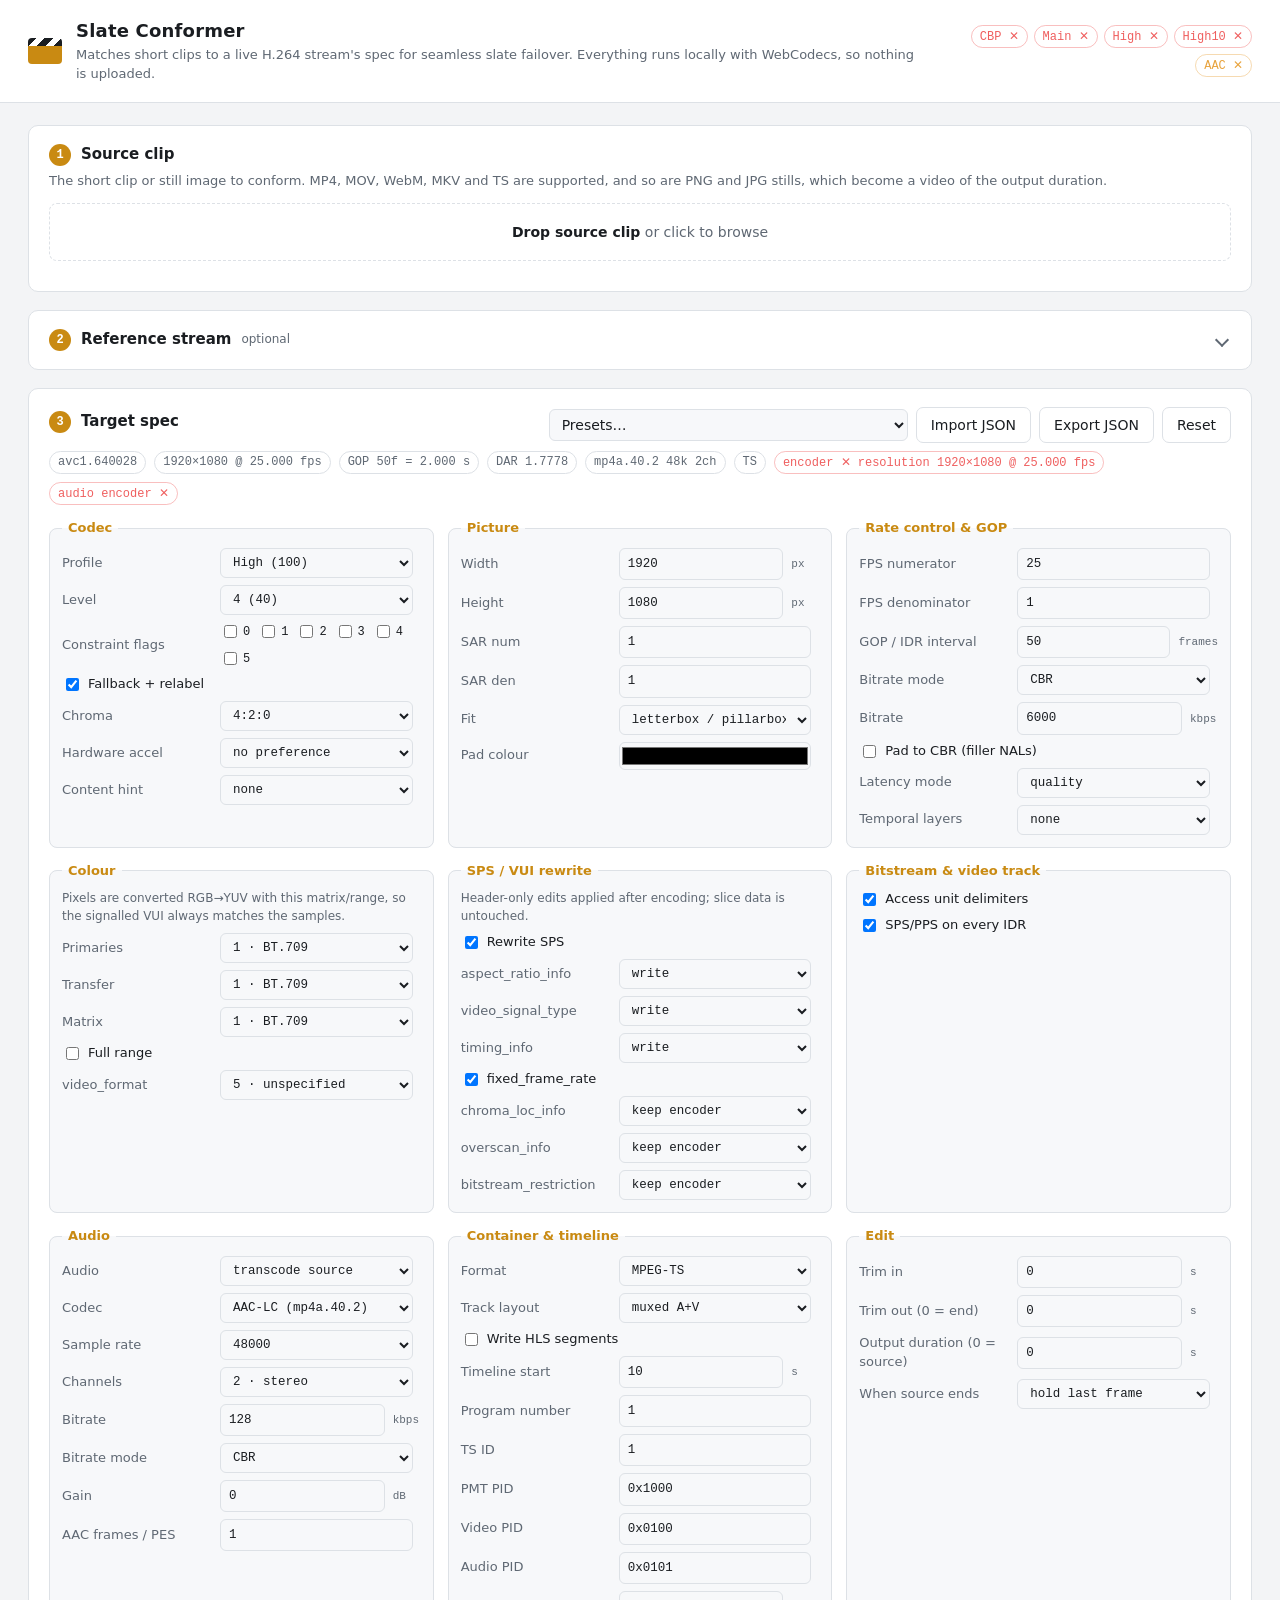
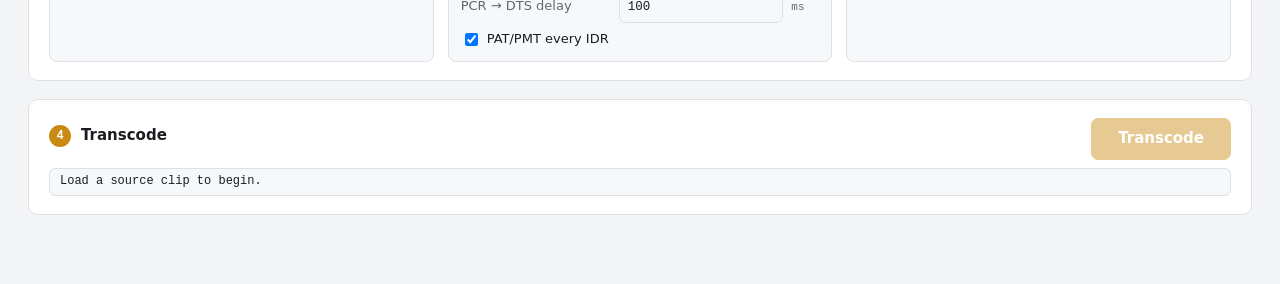
<file: converter/index.html>
<!doctype html>
<html lang="en">
  <head>
    <meta charset="UTF-8" />
    <meta name="viewport" content="width=device-width, initial-scale=1.0" />
    <title>Slate Conformer</title>
    <link rel="icon" href="data:image/svg+xml,%3Csvg xmlns='http://www.w3.org/2000/svg' viewBox='0 0 32 32'%3E%3Crect x='3' y='9' width='26' height='18' rx='2' fill='%23f2b33d'/%3E%3Cpath d='M3 9l4-6h6l-4 6zm8 0l4-6h6l-4 6zm8 0l4-6h6l-4 6z' fill='%23222'/%3E%3C/svg%3E" />
    <script type="module" crossorigin src="./assets/index-CfYYY0Ox.js"></script>
    <link rel="stylesheet" crossorigin href="./assets/index-vv1qW-Nq.css">
  </head>
  <body>
    <header class="top">
      <div class="brand">
        <span class="logo" aria-hidden="true"></span>
        <div>
          <h1>Slate Conformer</h1>
          <p>Matches short clips to a live H.264 stream's spec for seamless slate failover. Everything runs locally with WebCodecs, so nothing is uploaded.</p>
        </div>
      </div>
      <div id="caps" class="caps"></div>
    </header>

    <main>
      <section class="card" id="src-card">
        <h2><span class="step">1</span> Source clip</h2>
        <p class="hint">The short clip or still image to conform. MP4, MOV, WebM, MKV and TS are supported, and so are PNG and JPG stills, which become a video of the output duration.</p>
        <div class="drop" id="src-drop" tabindex="0">
          <input type="file" id="src-file" accept="video/*,image/*,.ts,.m2ts,.mkv,.mov" hidden />
          <div id="src-label"><strong>Drop source clip</strong> or click to browse</div>
        </div>
        <video id="src-video" controls muted playsinline hidden></video>
        <div id="src-info" class="probe"></div>
      </section>

      <details class="card collapsible" id="ref-card">
        <summary><h2><span class="step">2</span> Reference stream <small>optional</small></h2></summary>
        <div class="collapsible-body">
          <p class="hint">Load a sample of the in-flight stream: an HLS URL (master or media playlist), an MP4 or TS URL, or a local segment or file. Its parameters can then be copied into the target spec.</p>
          <div class="url-row">
            <input id="ref-url" type="url" placeholder="https://…/master.m3u8" spellcheck="false" />
            <button id="ref-load" class="btn">Load</button>
          </div>
          <div id="ref-variants" class="variants" hidden></div>
          <div class="drop" id="ref-drop" tabindex="0">
            <input type="file" id="ref-file" hidden />
            <strong>Drop a reference file</strong> or click to browse <span>(.mp4 · .m4s · .ts · init+segment)</span>
          </div>
          <div id="ref-info" class="probe"></div>
          <div class="actions" id="ref-actions" hidden>
            <button id="ref-apply" class="btn primary">Apply reference → target spec</button>
          </div>
        </div>
      </details>

      <section class="card" id="spec-card">
        <div class="card-head">
          <h2><span class="step">3</span> Target spec</h2>
          <div class="toolbar">
            <select id="preset"><option value="">Presets…</option></select>
            <button id="spec-import" class="btn ghost">Import JSON</button>
            <button id="spec-export" class="btn ghost">Export JSON</button>
            <button id="spec-reset" class="btn ghost">Reset</button>
            <input type="file" id="spec-file" accept="application/json,.json" hidden />
          </div>
        </div>
        <div class="summary" id="summary"></div>
        <form id="spec-form" class="spec-form" onsubmit="return false"></form>
      </section>

      <section class="card" id="run-card">
        <div class="card-head">
          <h2><span class="step">4</span> Transcode</h2>
          <div class="toolbar">
            <button id="run" class="btn primary big" disabled>Transcode</button>
            <button id="cancel" class="btn ghost" hidden>Cancel</button>
          </div>
        </div>
        <div class="progress"><div id="bar"></div><span id="phase">Load a source clip to begin.</span></div>
        <ol id="log" class="log"></ol>
      </section>

      <section class="card" id="out-card" hidden>
        <h2><span class="step">5</span> Output &amp; verification</h2>
        <div class="row two out">
          <div>
            <ul id="files" class="files"></ul>
            <button id="dl-all" class="btn">Download all</button>
            <video id="out-video" controls playsinline hidden></video>
            <p id="out-note" class="hint"></p>
          </div>
          <div>
            <div class="verify-head">
              <h3>Re-probed output</h3>
              <label class="inline"><input type="checkbox" id="only-diff" /> only differences</label>
            </div>
            <div id="verdict" class="verdict"></div>
            <table id="verify" class="verify"></table>
          </div>
        </div>
      </section>
    </main>
  </body>
</html>
</file>
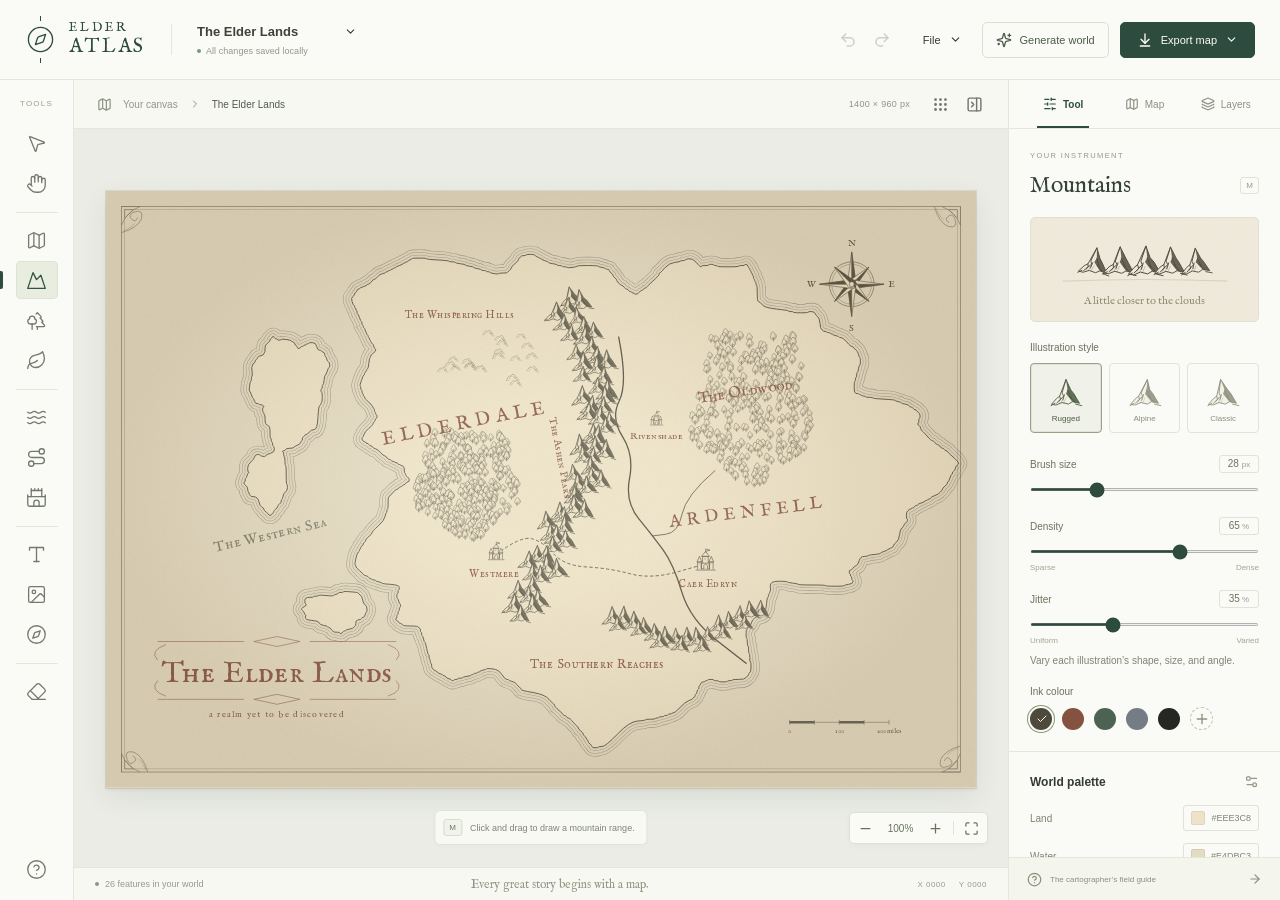
<file: map-gen/index.html>
<!doctype html>
<html lang="en">
  <head>
    <meta charset="UTF-8" />
    <meta name="viewport" content="width=device-width, initial-scale=1.0" />
    <meta name="theme-color" content="#243f37" />
    <meta
      name="description"
      content="An illustrated world, imagined by you. Draw coastlines, raise mountains, and chart your own fantasy map with Elder Atlas."
    />
    <title>Elder Atlas — A world of your own</title>
    <script type="module" crossorigin src="/map-gen/assets/index-MU0ZiNxI.js"></script>
    <link rel="stylesheet" crossorigin href="/map-gen/assets/index-Dn-l6yk2.css">
  </head>
  <body>
    <div id="root"></div>
  </body>
</html>
</file>
<file: converter/assets/index-vv1qW-Nq.css>
:root{--bg:#0f1114;--panel:#171a1f;--panel-2:#1d2128;--line:#2a3039;--text:#e6e8eb;--muted:#8b939f;--accent:#f2b33d;--accent-ink:#1b1406;--ok:#4cc38a;--bad:#ef5f5f;--warn:#e8a33d;--info:#6ea8fe;--mono:ui-monospace, "SF Mono", "JetBrains Mono", Menlo, Consolas, monospace;--sans:system-ui, -apple-system, "Segoe UI", Roboto, sans-serif;--lightningcss-light: ;--lightningcss-dark:initial;color-scheme:dark}@media (prefers-color-scheme:light){:root{--bg:#f3f4f6;--panel:#fff;--panel-2:#f7f8fa;--line:#dde1e6;--text:#1a1d21;--muted:#5f6873;--accent:#c98a12;--accent-ink:#fff;--lightningcss-light:initial;--lightningcss-dark: ;color-scheme:light}}*{box-sizing:border-box}body{background:var(--bg);color:var(--text);font:14px/1.45 var(--sans);margin:0}h1,h2,h3{margin:0;font-weight:600}button,input,select{font:inherit;color:inherit}.top{border-bottom:1px solid var(--line);background:var(--panel);z-index:5;justify-content:space-between;align-items:center;gap:16px;padding:18px 28px;display:flex;position:sticky;top:0}.brand{align-items:center;gap:14px;display:flex}.brand h1{letter-spacing:.2px;font-size:18px}.brand p{color:var(--muted);margin:2px 0 0;font-size:13px}.logo{background:repeating-linear-gradient(-45deg, var(--text) 0 6px, transparent 6px 12px) top/100% 8px no-repeat, linear-gradient(var(--accent), var(--accent)) bottom/100% 18px no-repeat;border-radius:4px;flex:none;width:34px;height:26px}.caps{flex-wrap:wrap;justify-content:flex-end;gap:6px;display:flex}.chip{font:12px var(--mono);border:1px solid var(--line);color:var(--muted);white-space:nowrap;border-radius:999px;padding:3px 8px}.chip.ok{color:var(--ok);border-color:color-mix(in srgb, var(--ok) 40%, transparent)}.chip.bad{color:var(--bad);border-color:color-mix(in srgb, var(--bad) 40%, transparent)}.chip.warn{color:var(--warn);border-color:color-mix(in srgb, var(--warn) 40%, transparent)}main{gap:18px;max-width:1480px;margin:0 auto;padding:22px 28px 60px;display:grid}.row.two{grid-template-columns:1fr 1fr;gap:18px;display:grid}@media (width<=980px){.row.two{grid-template-columns:1fr}main,.top{padding-left:16px;padding-right:16px}}.card{background:var(--panel);border:1px solid var(--line);border-radius:10px;min-width:0;padding:18px 20px}.card h2{align-items:center;gap:10px;margin-bottom:6px;font-size:15px;display:flex}.card h2 small{color:var(--muted);font-size:12px;font-weight:400}.card-head{flex-wrap:wrap;justify-content:space-between;align-items:center;gap:12px;margin-bottom:8px;display:flex}.collapsible>summary{cursor:pointer;justify-content:space-between;align-items:center;gap:12px;list-style:none;display:flex}.collapsible>summary::-webkit-details-marker{display:none}.collapsible>summary h2{margin:0}.collapsible>summary:after{content:"";border-right:2px solid var(--muted);border-bottom:2px solid var(--muted);flex:none;width:8px;height:8px;margin-right:4px;transition:transform .15s;transform:rotate(45deg)}.collapsible[open]>summary:after{transform:rotate(-135deg)}.collapsible>summary:hover:after{border-color:var(--text)}.collapsible>summary:focus-visible{outline:2px solid color-mix(in srgb, var(--accent) 60%, transparent);outline-offset:4px;border-radius:4px}.collapsible-body{margin-top:10px}.step{background:var(--accent);width:22px;height:22px;color:var(--accent-ink);font:600 12px var(--mono);border-radius:50%;place-items:center;display:inline-grid}.hint{color:var(--muted);margin:0 0 12px;font-size:13px}.toolbar{flex-wrap:wrap;align-items:center;gap:8px;display:flex}.btn{border:1px solid var(--line);background:var(--panel-2);cursor:pointer;border-radius:7px;padding:7px 14px}.btn:hover:not(:disabled){border-color:var(--muted)}.btn:disabled{opacity:.45;cursor:not-allowed}.btn.primary{background:var(--accent);color:var(--accent-ink);border-color:var(--accent);font-weight:600}.btn.ghost{background:0 0}.btn.big{padding:9px 26px;font-size:15px}select,input[type=text],input[type=number],input[type=url]{background:var(--panel-2);border:1px solid var(--line);border-radius:6px;min-width:0;padding:6px 8px}input:focus,select:focus,.drop:focus{outline:2px solid color-mix(in srgb, var(--accent) 60%, transparent);outline-offset:1px}.url-row{gap:8px;margin-bottom:10px;display:flex}.url-row input{font-family:var(--mono);flex:1;font-size:13px}.drop{border:1.5px dashed var(--line);text-align:center;color:var(--muted);cursor:pointer;border-radius:8px;padding:18px;transition:border-color .15s,background .15s}.drop strong{color:var(--text)}.drop span{margin-top:2px;font-size:12px;display:block}.drop.over{border-color:var(--accent);background:color-mix(in srgb, var(--accent) 8%, transparent)}.drop.loaded{text-align:left;padding:10px}video{background:#000;border-radius:6px;width:100%;max-height:280px;margin-top:12px}#src-video{max-width:640px}#src-video:not([hidden]){display:block}.variants{gap:6px;margin-bottom:10px;display:grid}.variants button{text-align:left;font-family:var(--mono);font-size:12px}.probe{margin-top:12px}.probe .ptitle{font-family:var(--mono);color:var(--muted);word-break:break-all;margin-bottom:6px;font-size:12px}.kv{background:var(--line);border:1px solid var(--line);border-radius:6px;grid-template-columns:repeat(auto-fill,minmax(210px,1fr));gap:1px;display:grid;overflow:hidden}.kv div{background:var(--panel-2);justify-content:space-between;gap:8px;padding:5px 8px;font-size:12px;display:flex}.kv span:first-child{color:var(--muted)}.kv span:last-child{font-family:var(--mono);text-align:right;word-break:break-all}.gop{font:11px/1.3 var(--mono);color:var(--muted);word-break:break-all;max-height:3.9em;margin-top:8px;overflow:hidden}.gop b{color:var(--accent);font-weight:600}.gop i{color:var(--info);font-style:normal}.actions{margin-top:12px}.applied{color:var(--ok);margin-top:8px;font-size:12px}.summary{flex-wrap:wrap;gap:8px;margin:4px 0 14px;display:flex}.summary .chip{font-size:12px}.spec-form{grid-template-columns:repeat(auto-fill,minmax(330px,1fr));gap:14px;display:grid}.sec{border:1px solid var(--line);background:var(--panel-2);border-radius:8px;min-width:0;margin:0;padding:10px 12px 12px}.sec legend{color:var(--accent);padding:0 6px;font-size:13px;font-weight:600}.sec-note{color:var(--muted);margin:0 0 8px;font-size:12px}.fields{gap:7px;display:grid}.field{grid-template-columns:150px 1fr auto;align-items:center;gap:8px;font-size:13px;display:grid}.field[hidden]{display:none}.field .fl{color:var(--muted)}.field .unit{color:var(--muted);font:11px var(--mono);min-width:28px}.field input,.field select{width:100%;font-family:var(--mono);font-size:12.5px}.field input[type=color]{border:1px solid var(--line);background:0 0;border-radius:6px;height:28px;padding:0}.field.inline{cursor:pointer;grid-template-columns:auto 1fr;justify-content:start}.field.inline .fl{color:var(--text)}.field.inline input{width:auto}.flags{font:12px var(--mono);flex-wrap:wrap;gap:8px;display:flex}.flags label{cursor:pointer;align-items:center;gap:3px;display:flex}.inline{cursor:pointer;align-items:center;gap:6px;display:inline-flex}.progress{background:var(--panel-2);border:1px solid var(--line);border-radius:6px;height:28px;position:relative;overflow:hidden}.progress #bar{background:color-mix(in srgb, var(--accent) 35%, transparent);width:0;transition:width .1s;position:absolute;inset:0 auto 0 0}.progress span{line-height:26px;font:12px var(--mono);padding:0 10px;position:relative}.log{background:var(--panel-2);border:1px solid var(--line);max-height:240px;font:12px/1.5 var(--mono);border-radius:6px;margin:10px 0 0;padding:8px 10px;list-style:none;overflow:auto}.log:empty{display:none}.log li{white-space:pre-wrap;word-break:break-word}.log .warn{color:var(--warn)}.log .error{color:var(--bad)}.log .ok{color:var(--ok)}.log time{color:var(--muted);margin-right:8px}.files{gap:4px;max-height:260px;margin:0 0 10px;padding:0;list-style:none;display:grid;overflow:auto}.files li{background:var(--panel-2);border:1px solid var(--line);font:12.5px var(--mono);border-radius:6px;justify-content:space-between;gap:10px;padding:6px 10px;display:flex}.files a{color:var(--accent);word-break:break-all;text-decoration:none}.files a:hover{text-decoration:underline}.files span{color:var(--muted);white-space:nowrap}.verify-head{justify-content:space-between;align-items:center;margin-bottom:8px;display:flex}.verify-head h3{font-size:14px}.verdict{margin-bottom:8px;font-size:13px}.verify{border-collapse:collapse;width:100%;font-size:12px}.verify th,.verify td{text-align:left;border-bottom:1px solid var(--line);vertical-align:top;padding:4px 8px}.verify th{color:var(--muted);background:var(--panel);font-weight:500;position:sticky;top:0}.verify td:not(:first-child){font-family:var(--mono)}.verify tr.grp td{color:var(--accent);font-weight:600;font-family:var(--sans);border-bottom:none;padding-top:10px}.verify .s{text-align:center;width:18px}.verify tr.match .s:before{content:"●";color:var(--ok)}.verify tr.mismatch .s:before{content:"✕";color:var(--bad);font-weight:700}.verify tr.warn .s:before{content:"▲";color:var(--warn)}.verify tr.info .s:before{content:"·";color:var(--muted)}.verify tr.mismatch td:nth-child(4){color:var(--bad)}.verify tr.warn td:nth-child(4){color:var(--warn)}.verify.only-diff tr.match,.verify.only-diff tr.info{display:none}
</file>
<file: map-gen/assets/index-Dn-l6yk2.css>
@font-face{font-family:IM Fell English SC;src:url(/map-gen/fonts/im-fell-english-sc.woff2) format("woff2");font-weight:400;font-style:normal;font-display:swap}@font-face{font-family:IM Fell English;src:url(/map-gen/fonts/im-fell-english.woff2) format("woff2");font-weight:400;font-style:normal;font-display:swap}:root{font-family:Inter,-apple-system,BlinkMacSystemFont,Segoe UI,sans-serif;color:#343b33;background:#f4f3ee;font-synthesis:none;font-weight:400;font-size:12px;--green: #2d4c3f;--muted: #8b8e80;--line: #e6e6dd;--surface: #fafaf6;--serif: "IM Fell English", Georgia, serif;--display: "IM Fell English SC", Georgia, serif}*{box-sizing:border-box}body{margin:0}button,input,select,textarea{font:inherit}button{cursor:pointer}button,a,input,select,textarea{-webkit-tap-highlight-color:transparent}button{color:inherit}button:disabled{opacity:.32;cursor:default}button:focus-visible,a:focus-visible,select:focus-visible{outline:2px solid #779680;outline-offset:3px}input:focus-visible,textarea:focus-visible{outline:1px solid #8aa18b;outline-offset:1px}button{border:0;background:none}a{color:inherit;text-decoration:none}svg{display:block;flex-shrink:0}input[type=range]{accent-color:var(--green);height:3px;width:100%;margin:15px 0 8px;cursor:pointer}input[type=color]{cursor:pointer}input[type=range]::-webkit-slider-thumb{width:12px;height:12px}button{transition:background .14s,color .14s,box-shadow .14s}h1,h2,h3,p{margin:0}h1,h2{font-family:var(--serif);font-weight:400}h2{font-size:23px;color:#344238}h3{font-size:12px;font-weight:550}small{font-size:10px}.app-shell{height:100dvh;min-height:600px;display:flex;flex-direction:column;overflow:hidden}.topbar{height:80px;flex-shrink:0;display:flex;align-items:center;padding:0 25px 0 22px;gap:25px;border-bottom:1px solid var(--line);background:#fafaf7;position:relative;z-index:30}.brand{display:flex;align-items:center;gap:10px;color:var(--green);font-family:var(--display);font-size:13px;letter-spacing:3.1px;line-height:1.16}.brand-atlas{display:block;font-size:20px;letter-spacing:2.6px}.brand-icon{width:37px;height:47px;display:grid;place-items:center;position:relative}.brand-icon:before,.brand-icon:after{content:"";position:absolute;height:5px;width:1px;background:var(--green);left:18px}.brand-icon:before{top:0}.brand-icon:after{bottom:0}.header-rule{height:31px;border-left:1px solid var(--line)}.project-heading{min-width:120px}.project-name{display:flex;align-items:center;gap:7px}.project-name input{background:transparent;border:0;padding:0;font-size:13px;font-weight:550;field-sizing:content;max-width:240px;width:140px;color:#3e4239}.project-name input:focus{border-bottom:1px solid #a0af9e}.save-state{display:flex;align-items:center;gap:5px;color:#94988b;font-size:9px;margin-top:7px;letter-spacing:.05px}.saved-dot,.saving-dot{display:block;width:4px;height:4px;border-radius:50%;background:#7b967e}.saving-dot{background:#b8a064}.header-actions{margin-left:auto;display:flex;align-items:center;gap:11px}.history-actions{display:flex;margin-right:5px;gap:3px}.icon-button{width:31px;height:32px;display:grid;place-items:center;border-radius:5px;color:#71766b}.icon-button:hover:not(:disabled){background:#eceee6;color:var(--green)}.button{height:36px;display:inline-flex;align-items:center;justify-content:center;gap:8px;padding:0 13px;border:1px solid #dedfd4;border-radius:5px;font-size:11px;white-space:nowrap;background:#fafaf6;font-weight:500}.button:hover:not(:disabled){background:#eeefe7;border-color:#bfc6b7}.button.primary{background:var(--green);border-color:var(--green);color:#fffdf5;padding:0 16px}.button.primary:hover:not(:disabled){background:#3b604c}.button.subtle{border-color:transparent;padding:0 8px;background:transparent}.generate-button{color:#4e5c49}.editor-body{display:flex;min-height:0;flex:1}.tool-rail{width:74px;flex-shrink:0;background:#fafaf7;border-right:1px solid var(--line);display:flex;align-items:center;flex-direction:column;padding:19px 0 13px;gap:2px;z-index:21;overflow:visible}.tool-rail-top{font-size:8px;letter-spacing:1.2px;color:#9b9f90;margin:0 0 14px}.tool-button{width:42px;height:38px;border-radius:5px;display:grid;place-items:center;color:#73796b;position:relative}.tool-button:hover{color:var(--green);background:#eeefe8}.tool-button.active{background:#e8eddf;color:#315442;box-shadow:inset 0 0 0 1px #dce4d1}.tool-button.active:before{content:"";position:absolute;left:-16px;top:10px;width:3px;height:18px;background:var(--green);border-radius:0 2px 2px 0}.tool-button[data-tooltip]:after{content:attr(data-tooltip);position:absolute;left:52px;top:7px;background:#344537;color:#f9f7ef;padding:7px 10px;white-space:nowrap;border-radius:4px;font-size:10px;opacity:0;visibility:hidden;pointer-events:none;transition:opacity .15s;z-index:100}.tool-button:hover:after,.tool-button:focus-visible:after{opacity:1;visibility:visible}.tool-group-start{margin-top:8px;padding-top:8px;border-top:1px solid var(--line)}.rail-spacer{flex:1;min-height:10px}.help-tool{height:35px}.workspace{flex:1;min-width:0;display:flex;flex-direction:column;position:relative}.canvas-toolbar{height:49px;flex-shrink:0;display:flex;align-items:center;justify-content:space-between;padding:0 23px;border-bottom:1px solid var(--line);background:#f8f8f3;gap:12px}.canvas-crumb,.canvas-tools{display:flex;align-items:center;gap:11px}.canvas-crumb{font-size:10px;color:#929688;white-space:nowrap;overflow:hidden}.canvas-crumb svg{color:#8d9786}.canvas-crumb-name{color:#505b4c;overflow:hidden;text-overflow:ellipsis}.canvas-tools{gap:9px}.canvas-dimensions{font-size:9px;color:#8e9486;letter-spacing:.3px;margin-right:7px;white-space:nowrap}.canvas-tools .icon-button{width:25px;height:26px}.icon-button.is-on{color:var(--green);background:#e3e8dc}.canvas-stage{flex:1;min-height:0;overflow:hidden;position:relative;display:flex;align-items:center;justify-content:center;background-color:#eaece5;background-image:radial-gradient(#c6cdbd .55px,transparent .55px);background-size:12px 12px;touch-action:none;-webkit-user-select:none;user-select:none;padding-bottom:18px}.cursor-select{cursor:default}.cursor-hand{cursor:grab}.cursor-hand:active{cursor:grabbing}.cursor-land,.cursor-mountain,.cursor-forest,.cursor-hill,.cursor-river,.cursor-road,.cursor-settlement,.cursor-compass{cursor:crosshair}.cursor-label,.cursor-title{cursor:text}.cursor-erase{cursor:cell}.map-sheet{flex-shrink:0;position:relative;transform-origin:center;box-shadow:0 2px 3px #35482b12,0 9px 25px #35482b16,0 0 0 1px #aba78b42;background:#e4dbc3;will-change:transform}.map-svg{height:100%;width:100%;overflow:hidden;display:block}.map-svg text{-webkit-user-select:none;user-select:none}.canvas-hint{position:absolute;bottom:22px;left:50%;transform:translate(-50%);background:#f9faf4ed;color:#7c8475;padding:8px 12px 8px 8px;border:1px solid #dfe4d6;border-radius:6px;display:flex;align-items:center;gap:8px;font-size:9px;white-space:nowrap;box-shadow:0 2px 4px #30492b05;pointer-events:none}.hint-key{font-size:8px;border:1px solid #d6dccb;padding:3px 5px;border-radius:3px;color:#6d7964;background:#f0f3e9}.zoom-control{position:absolute;bottom:23px;right:20px;display:flex;align-items:center;gap:2px;background:#fafbf6;border:1px solid #dde1d5;border-radius:5px;height:32px;padding:2px;box-shadow:0 2px 6px #24392008;cursor:default}.zoom-control button{width:27px;height:26px;border-radius:3px;display:grid;place-items:center;color:#68735f}.zoom-control button:hover{background:#ecf0e5}.zoom-control .zoom-number{width:39px;font-size:10px}.zoom-control>span{height:14px;border-left:1px solid #e0e5d8;margin:0 2px}.statusbar{height:33px;flex-shrink:0;background:#f8f8f3;border-top:1px solid var(--line);padding:0 21px;display:flex;align-items:center;justify-content:space-between;gap:12px;color:#969b8d;font-size:9px}.statusbar>span{display:flex;align-items:center;gap:6px;white-space:nowrap}.status-dot{width:4px;height:4px;background:#8a9a7b;border-radius:50%}.status-tip{font-family:var(--serif);font-size:12px;font-style:italic;color:#929783}.coordinates{font-size:8px;font-variant-numeric:tabular-nums;letter-spacing:.5px}.coordinates span{margin-left:7px}.inspector{width:272px;flex-shrink:0;border-left:1px solid var(--line);background:#fafaf6;display:flex;flex-direction:column;min-height:0}.inspector-tabs{height:49px;flex-shrink:0;display:flex;align-items:stretch;padding:0 15px;gap:3px;border-bottom:1px solid var(--line)}.inspector-tabs button{display:flex;align-items:center;justify-content:center;gap:6px;flex:1;font-size:10px;color:#8c9283;position:relative}.inspector-tabs button.active{color:var(--green);font-weight:550}.inspector-tabs button.active:after{content:"";position:absolute;height:2px;bottom:0;left:13px;right:13px;background:var(--green)}.inspector-tabs button:hover{color:var(--green)}.inspector-scroll{overflow-y:auto;flex:1;scrollbar-width:thin;scrollbar-color:#d6dacd transparent}.inspector-section{padding:22px 21px 20px;border-bottom:1px solid var(--line)}.eyebrow{font-size:7.5px;letter-spacing:1.4px;font-weight:500;color:#949b88;margin-bottom:11px}.inspector-title{display:flex;justify-content:space-between;align-items:center;margin-bottom:17px}.key-badge{border:1px solid #dfe2d6;color:#959d88;font-size:8px;border-radius:3px;padding:3px 5px}.brush-preview{height:105px;border:1px solid #e1dfcf;border-radius:5px;background:#f0eadb;display:flex;flex-direction:column;align-items:center;justify-content:center;margin-bottom:20px;overflow:hidden;position:relative}.brush-preview:before{content:"";position:absolute;top:0;right:0;bottom:0;left:0;background-image:url("data:image/svg+xml,%3Csvg viewBox='0 0 160 160' xmlns='http://www.w3.org/2000/svg'%3E%3Cfilter id='n'%3E%3CfeTurbulence type='fractalNoise' baseFrequency='.8' numOctaves='3' stitchTiles='stitch'/%3E%3C/filter%3E%3Crect width='100%25' height='100%25' opacity='.1' filter='url(%23n)'/%3E%3C/svg%3E");opacity:.5;pointer-events:none}.brush-preview>svg{width:190px;height:72px;margin-top:-7px}.brush-preview>span{font-family:var(--serif);font-style:italic;font-size:11px;color:#928971;margin-top:-2px}.field-heading{font-size:10px;font-weight:500;margin-bottom:10px;color:#6a735e}.style-options{display:flex;gap:7px;margin-bottom:22px}.style-options button{border:1px solid #e2e3d8;border-radius:4px;flex:1;height:70px;display:flex;align-items:center;justify-content:center;flex-direction:column;gap:2px;color:#8c907e;min-width:0}.style-options button>svg{width:38px;height:38px}.style-options button>span{font-size:8px}.style-options button.active{border-color:#96a188;background:#f0f2e9;color:#4a5b41;box-shadow:inset 0 0 0 1px #b3bba640}.style-options button:hover{border-color:#a5af97}.range-field{display:block;margin-bottom:18px}.range-field>span{display:flex;align-items:center;justify-content:space-between;font-size:10px;color:#6b745e}.range-field output{font-variant-numeric:tabular-nums;font-size:10px;min-width:40px;text-align:center;border:1px solid #e0e3d7;border-radius:3px;padding:3px 5px;line-height:1}.range-field output small{font-size:8px;color:#9a9f90}.range-ends{display:flex;align-items:center;justify-content:space-between;color:#a1a693;font-size:8px;margin-top:2px}.range-help{color:#7e8673;font-size:10px;line-height:1.5;margin:8px 0 0}.ink-options{display:flex;gap:10px;align-items:center;margin:10px 0 1px}.ink-options>button{width:22px;height:22px;border-radius:50%;display:grid;place-items:center;color:#fff}.ink-options>button.active{box-shadow:0 0 0 2px #fafaf6,0 0 0 3px #89977a}.custom-ink{width:23px;height:23px;border:1px dashed #bfc5b2;border-radius:50%;position:relative;display:grid;place-items:center;color:#8b947c;overflow:hidden}.custom-ink input{position:absolute;top:0;right:0;bottom:0;left:0;opacity:0;width:100%;height:100%;padding:0;cursor:pointer}.section-heading{display:flex;align-items:center;justify-content:space-between;margin-bottom:16px}.section-heading button{color:#959b88;padding:0}.section-heading button:hover{color:var(--green)}.inspector-section>h3{margin-bottom:18px}.color-control{display:flex;align-items:center;justify-content:space-between;margin:12px 0;color:#7d8572;font-size:10px}.color-value{position:relative;display:flex;align-items:center;gap:6px;border:1px solid #dfe2d5;background:#fafbf6;padding:5px 7px;border-radius:3px;font-size:9px;color:#7f8576}.color-value i{width:14px;height:14px;border-radius:2px;border:1px solid #00000010}.color-value input{position:absolute;top:0;right:0;bottom:0;left:0;width:100%;height:100%;opacity:0;cursor:pointer;padding:0}.switch-row{display:flex;align-items:center;justify-content:space-between;gap:10px;margin-top:19px}.switch-row>div>span{font-size:10px;color:#68745c}.switch-row small{display:block;color:#9ba18e;font-size:8px;margin-top:5px;line-height:1.4}.switch{width:26px;height:15px;flex-shrink:0;background:#d2d6c9;border-radius:9px;padding:2px;display:flex;align-items:center;transition:background .2s}.switch i{width:11px;height:11px;border-radius:50%;background:#fcfdf7;box-shadow:0 1px 3px #0001;transition:transform .2s}.switch.on{background:#617954}.switch.on i{transform:translate(11px)}.mini-layer{display:flex;align-items:center;width:100%;font-size:9px;color:#919984;padding:8px 0;gap:8px}.mini-layer>span{flex:1;text-align:left;color:#738066}.mini-layer:hover>span{color:var(--green)}.mini-layer:last-child{padding-bottom:0}.inspector-note{padding:25px 20px 24px;text-align:center;color:#95a184;display:flex;align-items:center;flex-direction:column;gap:9px}.inspector-note p{font-family:var(--serif);font-size:15px;line-height:1.35;color:#9a9f8b}.inspector-note>span{font-size:6px;letter-spacing:1.7px;color:#abb09f}.field-guide{height:43px;flex-shrink:0;border-top:1px solid var(--line);display:flex;align-items:center;gap:8px;padding:0 18px;font-size:8px;color:#87917b;background:#f4f6ee}.field-guide span{flex:1;text-align:left}.field-guide:hover{background:#ecefe3}.field-label{display:flex;flex-direction:column;gap:8px;color:#75806a;font-size:10px;margin:18px 0}.field-label input,.field-label textarea,.field-label select{border:1px solid #d9dfcf;padding:10px;border-radius:4px;background:#fffef9;color:#43533c;resize:vertical;width:100%;font-size:12px}.field-label select{font-family:var(--serif);font-size:15px}.section-description{font-size:10px;line-height:1.7;color:#909882;margin:10px 0 20px}.palette-presets{display:flex;flex-direction:column;gap:8px}.palette-presets>button{border:1px solid #e2e4d8;border-radius:5px;display:flex;align-items:center;gap:10px;font-size:10px;height:49px;padding:6px;color:#828c75}.palette-presets>button>svg{margin-left:auto;margin-right:5px}.palette-presets>button.active{border-color:#9baa8d;background:#f2f4ea;color:#4c6042}.preset-colors{width:55px;height:34px;position:relative;overflow:hidden;border-radius:3px;display:block}.preset-colors>i{position:absolute;left:15px;top:3px;width:40px;height:40px;transform:rotate(-25deg);border:1px solid;border-radius:45% 25% 15% 45%}.preset-colors>span{position:absolute;right:6px;top:7px;font-family:var(--serif);font-size:17px}.layer-list{padding:10px}.layer-list details{border-bottom:1px solid #e5e8dc;padding:6px 0}.layer-list summary{display:flex;align-items:center;gap:7px;padding:8px 6px;cursor:pointer;font-size:10px;list-style:none}.layer-list summary::-webkit-details-marker{display:none}.layer-list details[open]>summary>svg{transform:rotate(90deg)}.layer-list summary>span{flex:1}.layer-list summary>small{color:#9ba18e}.layer-list summary button{padding:2px;color:#8a967d}.muted-layer summary{opacity:.5}.feature-row{width:100%;display:flex;align-items:center;justify-content:space-between;padding:8px 9px 8px 25px;font-size:9px;border-radius:3px;color:#8d977e;text-align:left}.feature-row>span{max-width:180px;white-space:nowrap;overflow:hidden;text-overflow:ellipsis}.feature-row:hover,.feature-row.active{background:#eaf0df;color:var(--green)}.empty-layer{font-family:var(--serif);color:#a0a78f;padding:10px 25px;font-style:italic}.empty-tool{text-align:center;padding:15px 5px 12px;color:#9aa28d}.empty-tool>svg{margin:0 auto 15px}.empty-tool p,.land-explainer p{font-size:11px;line-height:1.8;color:#8d967f}.land-explainer svg{width:100%;height:95px}.land-explainer p{text-align:center}.selection-actions{display:flex;gap:6px;margin-top:20px}.selection-actions .button{font-size:9px;padding:0 10px;flex:1}.danger{color:#9b5d4f}.menu-anchor{position:relative;z-index:42}.dropdown{position:absolute;top:46px;right:0;min-width:210px;padding:6px;border:1px solid #dce1d2;border-radius:7px;box-shadow:0 8px 28px #30452824;background:#fbfcf6;z-index:45}.dropdown button{display:flex;align-items:center;gap:10px;width:100%;text-align:left;padding:11px 10px;border-radius:4px;font-size:11px;color:#5b6c4e}.dropdown button:hover{background:#edf2e4}.dropdown button>span{flex:1}.dropdown button>span:last-child:not(:first-child){font-size:11px}.file-dropdown button>span{font-size:9px!important;text-align:right;color:#9aa68c}.dropdown small{display:block;margin-top:5px;color:#9ba48f;font-size:9px}.dropdown-caption{font-size:7px;letter-spacing:1.1px;padding:12px 10px 9px;color:#8a9b7c}.export-dropdown{width:241px}.menu-dismiss{position:fixed;top:0;right:0;bottom:0;left:0;z-index:25;background:transparent}.toast{position:fixed;bottom:50px;left:50%;transform:translate(-50%);z-index:70;display:flex;align-items:center;gap:10px;max-width:90vw;padding:12px 15px;border:1px solid #d3ddc6;border-radius:7px;background:#fcfdf6;color:#4f6540;font-size:11px;box-shadow:0 5px 20px #1f3b2520;animation:toast-in .2s ease-out}.toast button{padding:0;margin-left:8px;color:#9ba78e}.modal-backdrop{position:fixed;top:0;right:0;bottom:0;left:0;z-index:60;background:#26392e60;-webkit-backdrop-filter:blur(4px);backdrop-filter:blur(4px);display:flex;align-items:center;justify-content:center;padding:25px;animation:toast-in .15s ease-out}.modal{width:560px;max-height:calc(100dvh - 50px);overflow:auto;background:#fafaf2;border:1px solid #e8ebdd;box-shadow:0 25px 80px #172f3133;border-radius:10px;padding:36px 38px 23px;position:relative}.modal-close{position:absolute;right:13px;top:13px}.modal-emblem{display:flex;justify-content:center;margin-bottom:24px;color:#748767}.modal>.eyebrow{text-align:center;font-size:8px;color:#96a087}.modal h1{font-size:31px;line-height:1.2;text-align:center;color:#38513b;margin-bottom:12px}.modal>p{text-align:center;font-size:11px;color:#8e9980;line-height:1.8;margin-bottom:25px}.modal .field-label{font-size:10px;margin-top:23px}.modal .field-label>input{font-family:var(--serif);font-size:19px;padding:12px 14px}.world-styles{display:flex;gap:9px;margin:12px 0 25px}.world-styles button{flex:1;border:1px solid #dfe4d4;border-radius:5px;padding:8px 8px 14px;display:flex;align-items:center;flex-direction:column;color:#89977a}.world-styles button.active{border-color:#92a57d;background:#edf1e2;color:#45603d}.world-styles svg{width:100%;height:65px;fill:#d8dfc5;stroke:#83946d;stroke-width:1.1}.world-styles strong{font-size:11px;font-weight:500;margin-top:5px}.world-styles small{font-size:8px;color:#99a18c;margin-top:7px;line-height:1.5}.button.create-world{width:100%;height:43px;font-size:12px;justify-content:center}.create-world svg:last-child{margin-left:auto}.create-world svg:first-child{margin-right:auto}.blank-world{display:flex;align-items:center;justify-content:center;gap:6px;width:100%;font-size:10px;color:#929d83;padding:19px 0 0}.blank-world:hover{color:var(--green)}.help-modal{width:600px;padding-top:37px}.help-modal h1{font-size:30px}.guide-steps{display:flex;flex-direction:column;gap:20px;margin:24px 0 27px}.guide-steps>div{display:flex;gap:16px}.guide-steps>div>span{font-family:var(--serif);font-size:23px;color:#9daa88}.guide-steps h3{font-size:12px;color:#526645;margin-bottom:6px}.guide-steps p{font-size:11px;line-height:1.75;color:#8a957b}.shortcut-grid{display:grid;grid-template-columns:1fr 1fr;gap:10px 28px;margin:18px 0 24px}.shortcut-grid>div{display:flex;align-items:center;justify-content:space-between;gap:5px;color:#849174;font-size:10px}.shortcut-grid kbd{font:8px Inter,sans-serif;border:1px solid #d7dfc9;border-radius:3px;padding:3px 5px;white-space:nowrap}.modal>.guide-storage{font-size:10px;margin-bottom:0;padding:15px 12px;border-radius:4px;background:#eef2e4}.field-label textarea{font-family:var(--serif);font-size:18px;line-height:1.4}.inspector-section .range-field:last-child{margin-bottom:0}@keyframes toast-in{0%{opacity:0}to{opacity:1}}@media(min-width:1700px){.inspector{width:300px}.topbar{height:85px}.inspector-section{padding:24px}.tool-rail{width:80px}.tool-button{height:42px}.canvas-hint{bottom:28px}.zoom-control{bottom:29px}}@media(max-height:850px){.tool-rail{padding-top:12px}.tool-rail-top{margin-bottom:8px}.tool-button{height:32px}.tool-group-start{margin-top:5px;padding-top:5px}.topbar{height:70px}.inspector-section{padding:18px 19px}.inspector-note{padding:20px}.style-options{margin-bottom:18px}.brush-preview{height:94px}.canvas-hint{left:22px;transform:none;max-width:calc(100% - 200px);white-space:normal;font-size:8px}.status-tip{display:none}}@media(max-width:1200px){.inspector{width:245px}.topbar{gap:18px;padding-right:18px}.header-actions{gap:7px}.generate-button{padding:0 9px}.tool-rail{width:62px}.tool-button.active:before{left:-10px}.canvas-toolbar{padding:0 16px}.canvas-hint{left:16px;transform:none;max-width:calc(100% - 185px);white-space:normal;font-size:8px}.zoom-control{right:15px}.project-name input{max-width:180px}.status-tip{display:none}.brush-preview>svg{width:170px}.inspector-section{padding:18px 16px}.field-guide{padding:0 12px;font-size:7.5px}}@media(max-width:950px){.header-actions{gap:5px}.generate-button span{display:none}.generate-button{width:35px;padding:0}.header-rule{display:none}.topbar{gap:22px;padding:0 16px}.project-name input{max-width:155px;width:125px}.topbar .button.primary{padding:0 11px}.canvas-crumb-name,.canvas-crumb>svg:last-of-type{display:none}.canvas-dimensions{font-size:8px}.tool-rail{width:56px}.tool-button{width:38px}.tool-button.active:before{left:-9px}.inspector{width:230px}.inspector-section{padding:17px 14px}.ink-options{gap:9px}.statusbar{padding:0 12px;font-size:8px}.coordinates,.field-guide{font-size:7px}.canvas-stage{padding-bottom:30px}}@media(max-width:720px){.app-shell{min-height:540px}.topbar{height:65px;padding:0 12px;gap:16px}.brand{font-size:10px;letter-spacing:2px;gap:5px}.brand-atlas{font-size:16px;letter-spacing:2px}.brand-icon{width:28px}.brand-icon>svg{width:25px}.brand-icon:before,.brand-icon:after{left:14px}.project-heading{display:none}.header-actions{gap:4px}.history-actions{margin:0}.history-actions .icon-button{width:27px}.topbar .button{font-size:10px;height:33px;gap:5px}.inspector{position:absolute;right:0;top:114px;bottom:33px;width:235px;z-index:22;box-shadow:-8px 0 20px #263c3010}.canvas-dimensions{display:none}.canvas-hint{font-size:7px;max-width:calc(100% - 165px);left:10px;padding:5px;bottom:15px;gap:5px}.zoom-control{right:10px;bottom:15px}.zoom-control button{width:22px}.zoom-control .zoom-number{width:33px}.tool-rail{padding-top:8px;width:49px;overflow-y:auto;scrollbar-width:none}.tool-rail-top{font-size:6px;letter-spacing:.8px}.tool-button{height:31px;width:35px}.tool-button>svg{width:19px}.tool-button.active:before{left:-7px}.tool-button:after{display:none}.tool-group-start{padding-top:4px;margin-top:4px}.canvas-toolbar{padding:0 10px}.modal{padding:30px 23px 20px}.modal h1{font-size:27px}.world-styles{gap:6px}.world-styles button{padding:5px 5px 12px}.world-styles small{font-size:7px}.shortcut-grid{gap:10px 18px}.canvas-stage{padding-bottom:45px}.statusbar{font-size:7px;padding:0 10px}.coordinates{font-size:6px}}@media(prefers-reduced-motion:reduce){*{animation:none!important;transition:none!important}}
</file>
